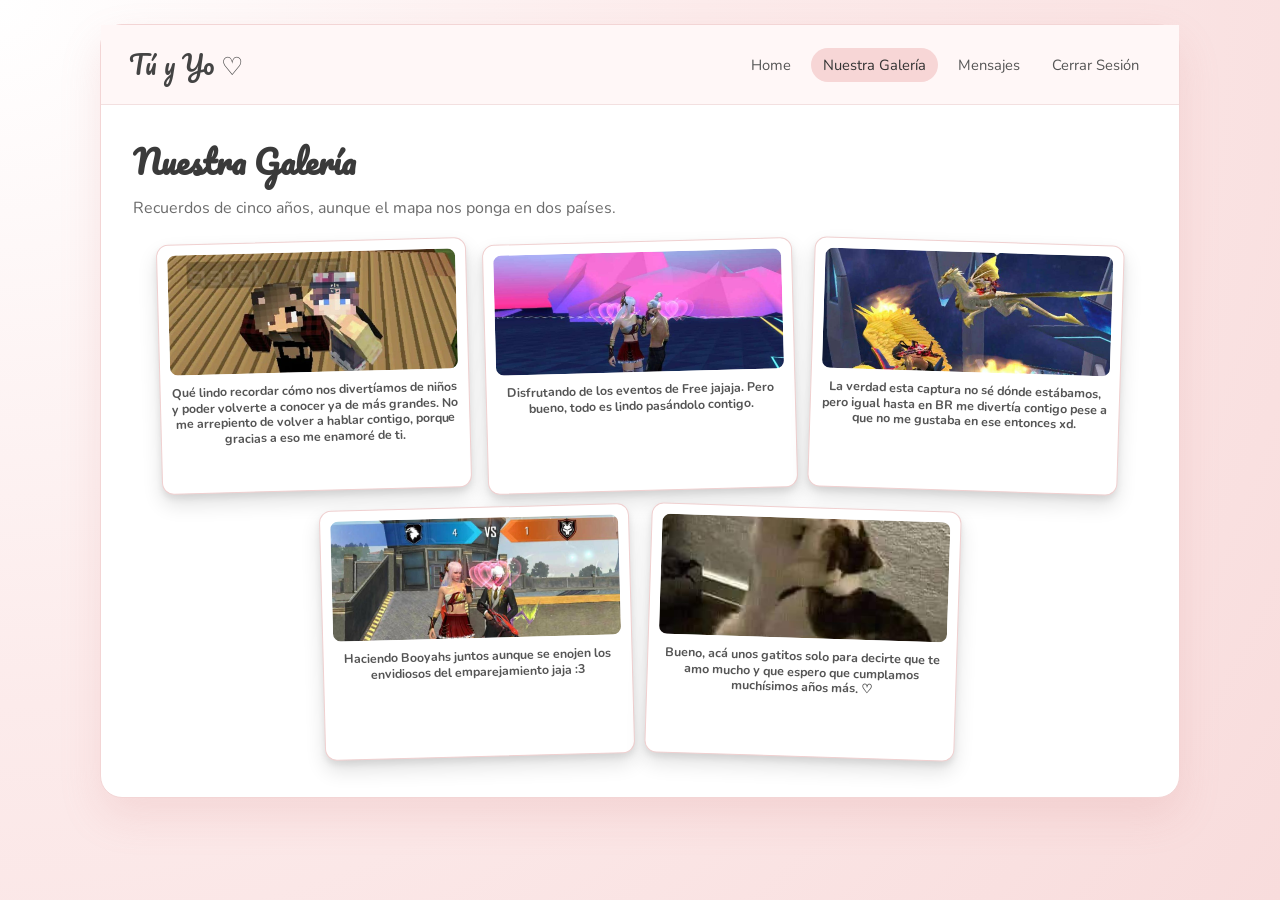
<file: galeria.html>
<!DOCTYPE html>
<html lang="es">
<head>
  <meta charset="UTF-8">
  <meta name="viewport" content="width=device-width, initial-scale=1.0">
  <title>Nuestra Galería | Tú y Yo</title>
  <link rel="preconnect" href="https://fonts.googleapis.com">
  <link rel="preconnect" href="https://fonts.gstatic.com" crossorigin>
  <link href="https://fonts.googleapis.com/css2?family=Nunito:wght@400;700;800&family=Pacifico&display=swap" rel="stylesheet">
  <link rel="stylesheet" href="css/style.css">
</head>
<body>
  <div class="page">
    <nav class="navbar">
      <a class="logo" href="index.html">Tú y Yo ♡</a>
      <ul class="nav-links">
        <li><a href="index.html">Home</a></li>
        <li><a class="active" href="galeria.html">Nuestra Galería</a></li>
        <li><a href="mensajes.html">Mensajes</a></li>
        <li><a href="#" data-logout>Cerrar Sesión</a></li>
      </ul>
    </nav>
    <div class="inner">
      <h1 class="page-title">Nuestra Galería</h1>
      <p class="lead">Recuerdos de cinco años, aunque el mapa nos ponga en dos países.</p>

      <!-- GALERÍA CON TUS FOTOS REALES -->
      <div class="grid">
        <div class="polaroid">
          <img src="1.jfif" alt="Foto 1" style="width: 100%; height: 200px; object-fit: cover; border-radius: 8px;">
          <p class="caption" style="text-align: center; margin-top: 10px; font-weight: 700;">Disfrutando de los eventos de Free jajaja. Pero bueno, todo es lindo pasándolo contigo.</p>
        </div>

        <div class="polaroid">
          <img src="2.jfif" alt="Foto 2" style="width: 100%; height: 200px; object-fit: cover; border-radius: 8px;">
          <p class="caption" style="text-align: center; margin-top: 10px; font-weight: 700;">La verdad esta captura no sé dónde estábamos, pero igual hasta en BR me divertía contigo pese a que no me gustaba en ese entonces xd.</p>
        </div>

        <div class="polaroid">
          <img src="3.jfif" alt="Foto 3" style="width: 100%; height: 200px; object-fit: cover; border-radius: 8px;">
          <p class="caption" style="text-align: center; margin-top: 10px; font-weight: 700;">Haciendo Booyahs juntos aunque se enojen los envidiosos del emparejamiento jaja :3 </p>
        </div>

        <div class="polaroid">
          <img src="gatoamor.jfif" alt="Foto Gato" style="width: 100%; height: 200px; object-fit: cover; border-radius: 8px;">
          <p class="caption" style="text-align: center; margin-top: 10px; font-weight: 700;">Bueno, acá unos gatitos solo para decirte que te amo mucho y que espero que cumplamos muchísimos años más. ♡ </p>
        </div>

        <div class="polaroid">
          <img src="minecrafta.jfif" alt="Foto Minecraft" style="width: 100%; height: 200px; object-fit: cover; border-radius: 8px;">
          <p class="caption" style="text-align: center; margin-top: 10px; font-weight: 700;">Qué lindo recordar cómo nos divertíamos de niños y poder volverte a conocer ya de más grandes. No me arrepiento de volver a hablar contigo, porque gracias a eso me enamoré de ti.</p>
        </div>
      </div>

    </div>
  </div>
  <script src="js/main.js"></script>
</body>
</html>
</file>
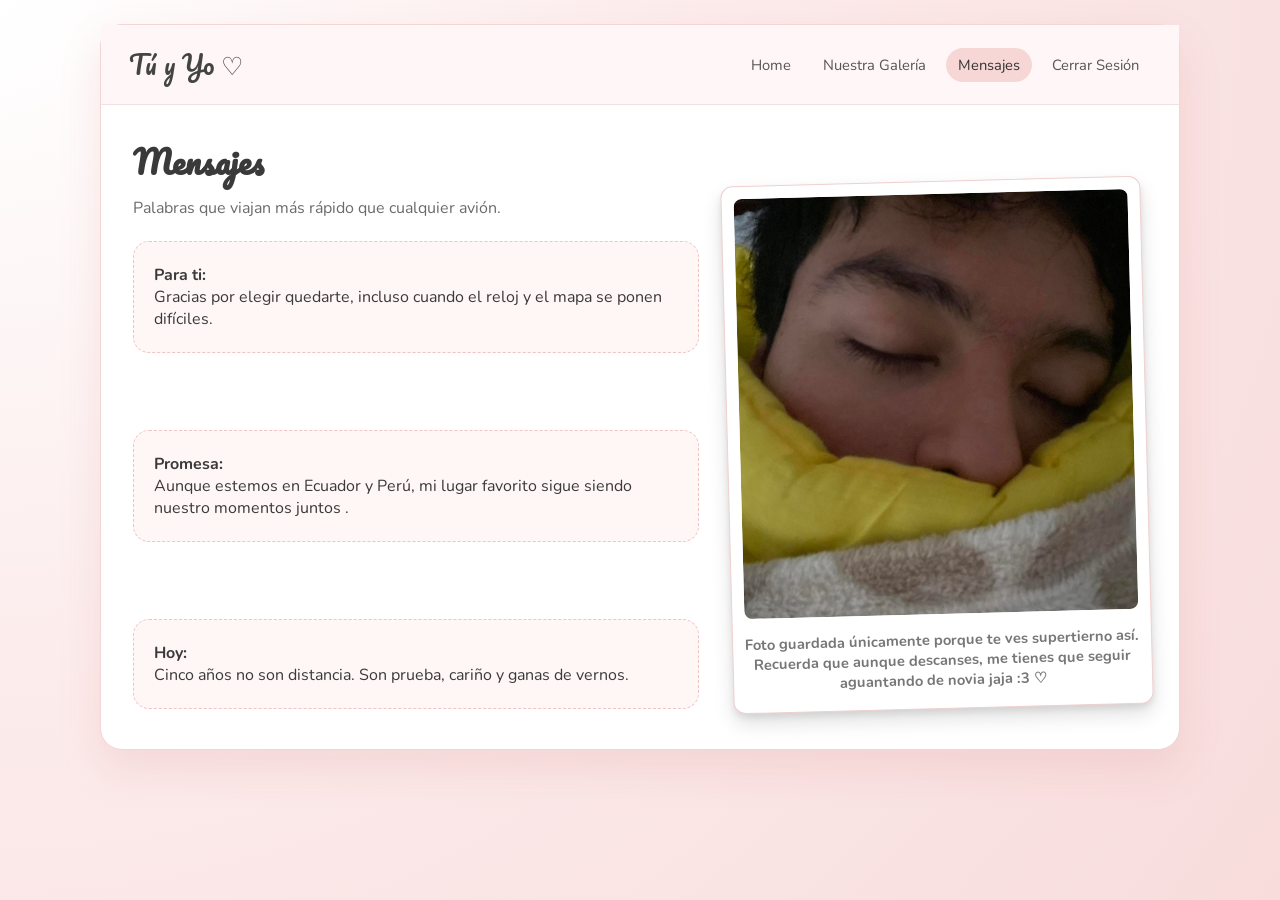
<file: mensajes.html>
<!DOCTYPE html>
<html lang="es">
<head>
  <meta charset="UTF-8">
  <meta name="viewport" content="width=device-width, initial-scale=1.0">
  <title>Mensajes | Tú y Yo</title>
  <link rel="preconnect" href="https://fonts.googleapis.com">
  <link rel="preconnect" href="https://fonts.gstatic.com" crossorigin>
  <link href="https://fonts.googleapis.com/css2?family=Nunito:wght@400;700;800&family=Pacifico&display=swap" rel="stylesheet">
  <link rel="stylesheet" href="css/style.css">
</head>
<body>
  <div class="page">
    <nav class="navbar">
      <a class="logo" href="index.html">Tú y Yo ♡</a>
      <ul class="nav-links">
        <li><a href="index.html">Home</a></li>
        <li><a href="galeria.html">Nuestra Galería</a></li>
        <li><a class="active" href="mensajes.html">Mensajes</a></li>
        <li><a href="#" data-logout>Cerrar Sesión</a></li>
      </ul>
    </nav>
    <div class="inner">
      <h1 class="page-title">Mensajes</h1>
      <p class="lead">Palabras que viajan más rápido que cualquier avión.</p>

      <!-- ESTRUCTURA DE 2 COLUMNAS (MENSAJES A LA IZQUIERDA Y FOTO A LA DERECHA) -->
      <div class="mensajes-layout">
        <!-- Mensajes a la izquierda -->
        <div class="mensajes-list">
          <div class="card message-card">
            <p><strong>Para ti:</strong></p>
            <p>Gracias por elegir quedarte, incluso cuando el reloj y el mapa se ponen difíciles.</p>
          </div>

          <div class="card message-card">
            <p><strong>Promesa:</strong></p>
            <p>Aunque estemos en Ecuador y Perú, mi lugar favorito sigue siendo nuestro momentos juntos .</p>
          </div>

          <div class="card message-card">
            <p><strong>Hoy:</strong></p>
            <p>Cinco años no son distancia. Son prueba, cariño y ganas de vernos.</p>
          </div>
        </div>

        <!-- Foto Polaroid a la derecha -->
        <div class="foto-lado">
          <div class="polaroid">
            <img src="amor.jfif" alt="Mi novio" style="width: 100%; height: 260px; object-fit: cover; border-radius: 8px;">
            <p class="caption" style="text-align: center; margin-top: 10px; font-weight: 700;">Foto guardada únicamente porque te ves supertierno así. Recuerda que aunque descanses, me tienes que seguir aguantando de novia jaja :3 ♡</p>
          </div>
        </div>
      </div>

    </div>
  </div>
  <script src="js/main.js"></script>
</body>
</html>
</file>
<file: css/style.css>
:root {
  --pink-bg: #fcebeb;
  --pink-soft: #fff6f6;
  --pink-card: #fffafb;
  --pink-accent: #f7d6d6;
  --pink-strong: #f4b8b8;
  --pink-line: #f7baba;
  --ink: #3a3a3a;
  --muted: #6b6b6b;
  --white: #ffffff;
  --shadow: 0 18px 40px rgba(214, 132, 132, 0.18);
}

* {
  box-sizing: border-box;
  margin: 0;
  padding: 0;
}

html,
body {
  min-height: 100%;
}

body {
  font-family: "Nunito", "Comic Sans MS", "Chalkboard SE", sans-serif;
  background: radial-gradient(circle at top left, #fff 0, var(--pink-bg) 45%, #f8dcdc 100%);
  color: var(--ink);
  padding: 24px 16px 40px;
  overflow-x: hidden;
}

.page {
  max-width: 1080px;
  margin: 0 auto;
  background: var(--white);
  border-radius: 22px;
  box-shadow: var(--shadow);
  overflow: visible; /* <--- CAMBIA 'hidden' POR 'visible' */
  position: relative;
  border: 1px solid #f3d5d5;
}

/* Regla para colocar a Messi en la esquina inferior derecha */
.messi-asomado {
  position: absolute;
  bottom: 0;
  right: -30px; /* <--- Con 'overflow: visible', este valor mostrará la mano sobre el rosa */
  height: 480px;
  width: auto;
  pointer-events: none;
  z-index: 10;
}
.navbar {
  display: flex;
  justify-content: space-between;
  align-items: center;
  gap: 16px;
  padding: 18px 28px;
  background: #fff7f7;
  border-bottom: 1px solid #f3e0e0;
}

.logo {
  font-family: "Pacifico", cursive;
  font-size: 1.55rem;
  color: #444;
  text-decoration: none;
  white-space: nowrap;
}

.nav-links {
  display: flex;
  flex-wrap: wrap;
  justify-content: flex-end;
  gap: 8px;
  list-style: none;
}

.nav-links a {
  text-decoration: none;
  color: #555;
  font-size: 0.92rem;
  padding: 7px 12px;
  border-radius: 999px;
  transition: background 0.2s ease, color 0.2s ease;
}

.nav-links a:hover,
.nav-links a.active {
  background: var(--pink-accent);
  color: #333;
}

.hero {
  display: grid;
  grid-template-columns: 1fr;
  gap: 28px;
  padding: 48px 32px 56px;
  position: relative;
}

.left-panel {
  text-align: center;
  display: flex;
  flex-direction: column;
  justify-content: space-between;
  gap: 28px;
  max-width: 640px;
  margin: 0 auto;
}

.title-wrap h1 {
  font-family: "Pacifico", cursive;
  font-size: clamp(2.4rem, 5vw, 3.4rem);
  font-weight: 400;
  line-height: 1;
  display: inline-block;
  padding: 4px 28px 10px;
  background: linear-gradient(transparent 62%, #f7c8c8 62%);
  border-radius: 40px;
}

.title-wrap h2 {
  font-family: "Pacifico", cursive;
  font-size: 1.8rem;
  font-weight: 400;
  margin-top: 6px;
}

.poem {
  color: var(--muted);
  font-size: 1rem;
  line-height: 1.7;
}

.countries {
  display: flex;
  justify-content: center;
  align-items: center;
  gap: 18px;
}

.flag-card img {
  width: 58px;
  height: 40px;
  object-fit: cover;
  border-radius: 8px;
  box-shadow: 0 4px 10px rgba(0, 0, 0, 0.08);
}

.flag-card p {
  margin-top: 8px;
  font-size: 0.92rem;
}

.heart-path {
  min-width: 84px;
  color: #e08989;
  font-size: 1.1rem;
  position: relative;
}

.heart-path::before,
.heart-path::after {
  content: "";
  position: absolute;
  top: 18px;
  width: 28px;
  border-top: 2px dashed #e7a0a0;
}

.heart-path::before {
  left: 0;
}

.heart-path::after {
  right: 0;
}

.caption {
  font-size: 0.92rem;
  color: #777;
}

.equation {
  display: grid;
  grid-template-columns: repeat(7, auto);
  justify-content: center;
  align-items: center;
  gap: 8px;
  background: var(--pink-soft);
  padding: 14px 10px;
  border-radius: 16px;
  font-size: 0.78rem;
}

.eq-item {
  display: flex;
  flex-direction: column;
  align-items: center;
  gap: 4px;
}

.eq-icon {
  font-size: 1.2rem;
}

.eq-op {
  color: #c98989;
  font-weight: 800;
}

.btn {
  border: 0;
  cursor: pointer;
  font: inherit;
}

.btn-dark {
  background: #1f1f1f;
  color: #fff;
  padding: 10px 22px;
  border-radius: 999px;
}

.farewell {
  display: none;
  position: fixed;
  inset: 0;
  background: rgba(80, 40, 40, 0.35);
  align-items: center;
  justify-content: center;
  padding: 20px;
  z-index: 20;
}

.farewell.open {
  display: flex;
}

.farewell-card {
  max-width: 460px;
  background: #fff;
  border-radius: 22px;
  padding: 28px 26px;
  text-align: center;
  box-shadow: var(--shadow);
  border: 1px solid #f3d5d5;
}

.farewell-heart {
  font-size: 2rem;
  color: #e08989;
}

.farewell-card h2 {
  font-family: "Pacifico", cursive;
  font-weight: 400;
  margin: 6px 0 14px;
}

.farewell-card p {
  color: var(--muted);
  line-height: 1.6;
  margin-bottom: 12px;
}

.doodle {
  position: absolute;
  opacity: 0.7;
  pointer-events: none;
}

.doodle.plane {
  top: 92px;
  left: 72%;
  font-size: 1.4rem;
}

.doodle.heart-1 {
  top: 78px;
  left: 18px;
}

.doodle.heart-2 {
  right: 18px;
  bottom: 88px;
}

.inner {
  padding: 28px 32px 40px;
}

.page-title {
  font-family: "Pacifico", cursive;
  font-size: 2rem;
  margin-bottom: 8px;
}

.lead {
  color: var(--muted);
  margin-bottom: 22px;
}

/* Configuración para tarjetas más anchas y compactas */
.grid {
  display: flex !important;
  flex-wrap: wrap;
  justify-content: center;
  gap: 16px;
}

.grid .polaroid {
  width: 310px;          /* Más ancha para que el texto ocupe menos líneas */
  height: 250px;         /* Altura fija para que todas mider lo mismo */
  padding: 10px;
  display: flex;
  flex-direction: column;
  box-sizing: border-box;
}

.grid .polaroid img {
  width: 100%;
  height: 120px !important; /* Foto bajita y apaisada */
  object-fit: cover;
  border-radius: 6px;
}

.grid .polaroid p {
  font-size: 0.78rem;
  color: #555;
  margin-top: 6px;
  line-height: 1.25;
  text-align: center;
}
.card,
.note,
.surprise,
.ring {
  background: var(--pink-soft);
  border: 1px dashed #f0c4c4;
  border-radius: 16px;
  padding: 16px;
}

.polaroid {
  background: #fff;
  padding: 12px 12px 18px 12px;
  border-radius: 12px;
  border: 1px solid #f0d0d0;
  box-shadow: 0 10px 20px rgba(0, 0, 0, 0.12), 0 4px 6px rgba(0, 0, 0, 0.08);
  transform: rotate(-1.5deg);
  transition: transform 0.3s ease, box-shadow 0.3s ease;
}

.polaroid:nth-child(even) {
  transform: rotate(1.8deg);
}

.swatch {
  height: 120px;
  border-radius: 8px;
  display: grid;
  place-items: center;
  font-size: 2rem;
  background: linear-gradient(135deg, #ffd6de, #ffe9c6);
}

.messages-list,
.chat-thread {
  display: grid;
  gap: 12px;
}

.locked {
  filter: blur(0);
  position: relative;
}

.locked .secret {
  display: none;
}

.locked.open .secret {
  display: block;
}

.locked.open .lock-hint {
  display: none;
}

@media (max-width: 860px) {
  .navbar {
    flex-direction: column;
    align-items: stretch;
  }

  .nav-links {
    justify-content: center;
  }

  .equation {
    grid-template-columns: repeat(3, auto);
    row-gap: 10px;
  }
}
/* Layout para la vista de Mensajes */
.mensajes-layout {
  display: flex !important;
  flex-direction: row !important;
  gap: 28px;
  align-items: stretch !important; /* Estira la columna de mensajes a la altura de la foto */
  margin-top: 0px;
  width: 100%;
}

.mensajes-list {
  flex: 1;
  min-width: 260px;
  display: flex;
  flex-direction: column;
  justify-content: space-between; /* Distribuye las tarjetas verticalmente de borde a borde */
  gap: 15px;
}

.mensajes-list .card {
  padding: 22px 20px; /* Tarjetas más altas e imponentes */
}

.foto-lado {
  width: 420px;
  flex-shrink: 0;
  margin-top: -60px !important;
}

/* Ajuste proporcional de la imagen */
.foto-lado .polaroid img {
  height: 420px !important;
}
/* Reordenamiento de las fotos en la Galería */
.grid > *:nth-child(1) { order: 2; } /* Año 1 pasa a ser 2° */
.grid > *:nth-child(2) { order: 3; } /* Año 2 pasa a ser 3° */
.grid > *:nth-child(3) { order: 4; } /* Año 3 pasa a ser 4° */
.grid > *:nth-child(4) { order: 5; } /* Gato Amor pasa a ser 5° (Último) */
.grid > *:nth-child(5) { order: 1; } /* Minecraft pasa a ser 1° (Primero) */
</file>
